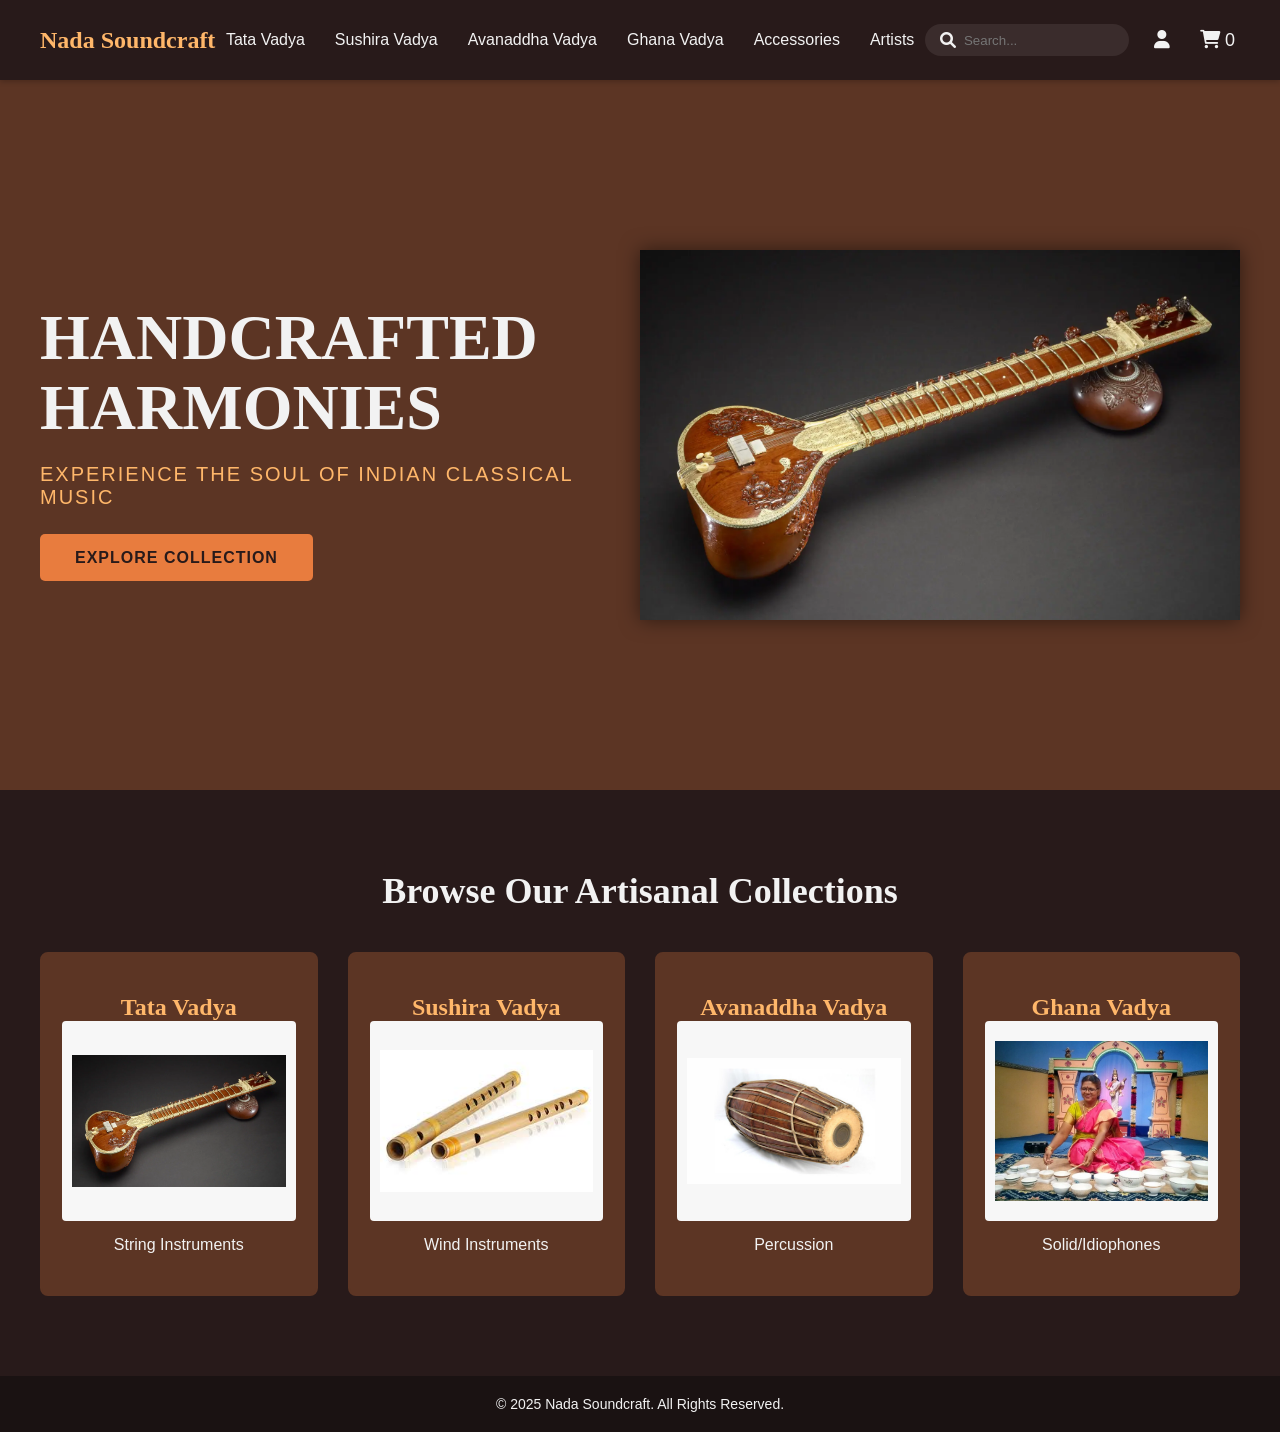
<file: index.html>
<!DOCTYPE html>
<html lang="en">
<head>
    <meta charset="UTF-8">
    <meta name="viewport" content="width=device-width, initial-scale=1.0">
    <title>Nada Soundcraft | Handcrafted Indian Musical Instruments</title>
    <link rel="stylesheet" href="styles.css">
    <link rel="stylesheet" href="https://cdnjs.cloudflare.com/ajax/libs/font-awesome/6.0.0-beta3/css/all.min.css">
</head>
<body class="body-home-bg">

    <header class="global-header">
        <div class="header-content">
            <div class="logo">Nada Soundcraft</div>
            
            <nav class="main-nav">
                <a href="category.html" class="nav-link">Tata Vadya</a>
                <a href="category.html" class="nav-link">Sushira Vadya</a>
                <a href="category.html" class="nav-link">Avanaddha Vadya</a>
                 <a href="category.html" class="nav-link">Ghana Vadya</a>
                <a href="category.html" class="nav-link">Accessories</a>
                <a href="artist.html" class="nav-link">Artists</a> 
            </nav>

            <div class="header-actions">
                <div class="search-bar">
                    <i class="fas fa-search"></i>
                    <input type="text" placeholder="Search...">
                </div>
                <a href="profile.html" class="icon-link"><i class="fas fa-user"></i></a>
                <a href="cart.html" class="icon-link cart-link"> 
                    <i class="fas fa-shopping-cart"></i>
                    <span class="cart-count">0</span>
                </a>
            </div>
        </div>
    </header>

    <section class="hero-section">
        <div class="hero-content">
            <div class="text-block">
                <h1 class="hero-headline">HANDCRAFTED HARMONIES</h1>
                <p class="hero-subheadline">EXPERIENCE THE SOUL OF INDIAN CLASSICAL MUSIC</p>
                <a href="category.html" class="cta-button">EXPLORE COLLECTION</a>
            </div>
            
            <img src="images/hero_sitar.jpg" alt="Handcrafted Sitar, a string instrument" class="instrument-visual">
        </div>
    </section>

    <section class="category-strip">
        <h2 class="section-title">Browse Our Artisanal Collections</h2>
        <div class="category-grid">
            <a href="category.html" class="category-card tata">
                <h3>Tata Vadya</h3>
                <img src="images/hero_sitar.jpg" alt="Tata Vadya - String Instruments" class="product-image-thumb">
                <p>String Instruments</p>
            </a>
            
            <a href="category.html" class="category-card sushira">
                <h3>Sushira Vadya</h3>
                <img src="images/flutes.jpg" alt="Sushira Vadya - Wind Instruments" class="product-image-thumb" >
                <p>Wind Instruments</p>
            </a>
            
            <a href="category.html" class="category-card avanaddha">
                <h3>Avanaddha Vadya</h3>
                <img src="images/avanaddha.jpg" alt ='Avanaddha Vadya - Percussion' class="product-image-thumb">
                <p>Percussion</p>
            </a>
            
            <a href="category.html" class="category-card ghana">
                <h3>Ghana Vadya</h3>
                <img src="images/jaltarang_ghana_vadya.jpg" alt ='Ghana Vadya - Solid Instruments' class="product-image-thumb">
                <p>Solid/Idiophones</p>
            </a>
        </div>
    </section>

    <footer class="site-footer">
        <p>&copy; 2025 Nada Soundcraft. All Rights Reserved.</p>
    </footer>

</body>
</html>
</file>
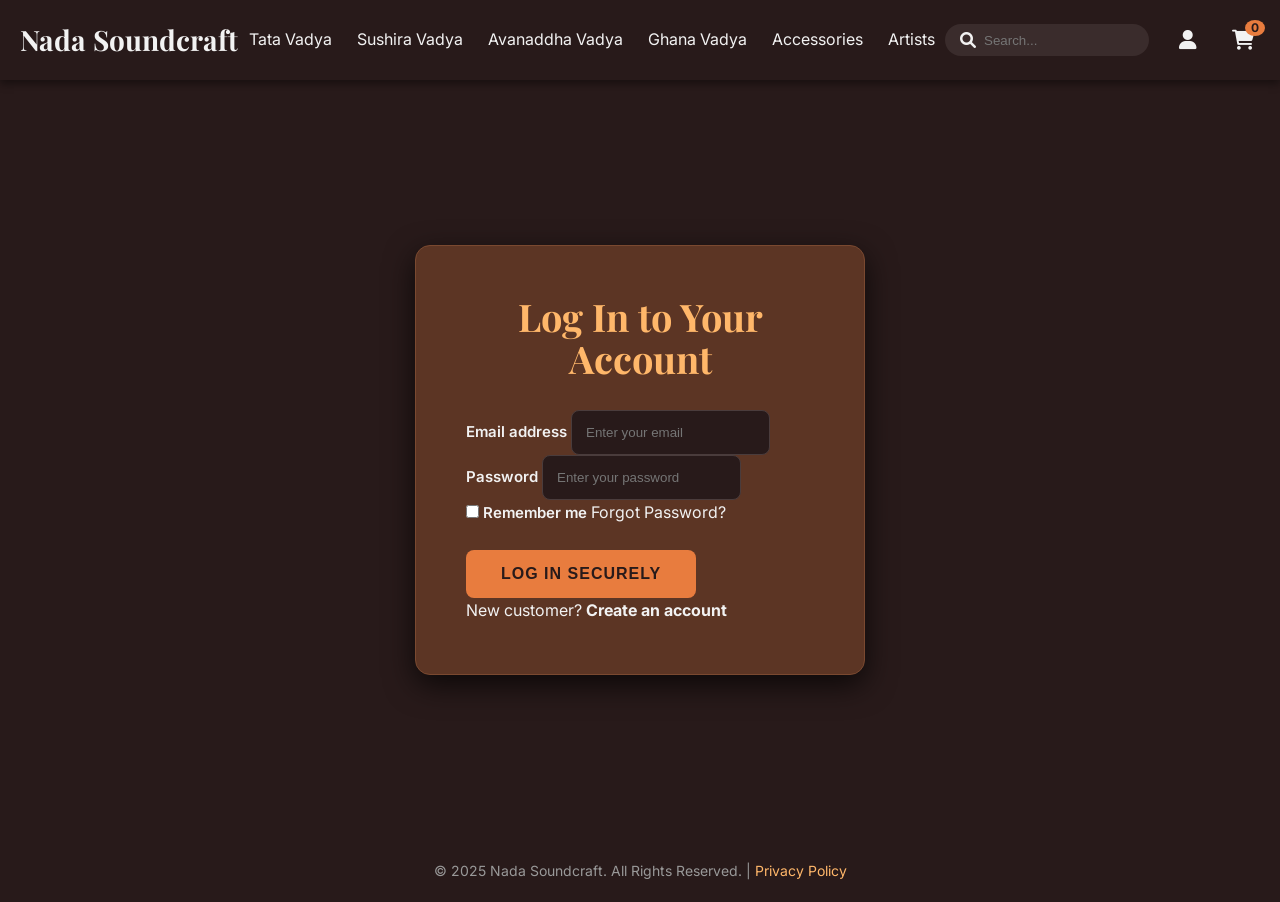
<file: login.html>
<!DOCTYPE html>
<html lang="en">
<head>
    <meta charset="UTF-8">
    <meta name="viewport" content="width=device-width, initial-scale=1.0">
    <title>Login / Sign Up - Nada Soundcraft</title>
    <link rel="stylesheet" href="global.css">
    <link rel="stylesheet" href="utility.css">
    <link rel="stylesheet" href="https://cdnjs.cloudflare.com/ajax/libs/font-awesome/6.0.0-beta3/css/all.min.css">
</head>
<body>

    <!-- HCI: Consistency (Standard Header) -->
    <header class="global-header">
        <div class="header-content">
            <div class="logo"><a href="index.html">Nada Soundcraft</a></div>
            <nav class="main-nav">
                <a href="category.html" class="nav-link">Tata Vadya</a>
                <a href="category.html" class="nav-link">Sushira Vadya</a>
                <a href="category.html" class="nav-link">Avanaddha Vadya</a>
                 <a href="category.html" class="nav-link">Ghana Vadya</a>
                <a href="category.html" class="nav-link">Accessories</a>
                <a href="artist.html" class="nav-link">Artists</a> 
            </nav>
            <div class="header-actions">
                <div class="search-bar">
                    <i class="fas fa-search"></i>
                    <input type="text" placeholder="Search...">
                </div>
                <a href="profile.html" class="icon-link" aria-label="User Profile"><i class="fas fa-user"></i></a>
                <a href="cart.html" class="icon-link cart-link" aria-label="Shopping Cart"> 
                    <i class="fas fa-shopping-cart"></i>
                    <span class="cart-count">0</span>
                </a>
            </div>
        </div>
    </header>

    <main class="login-page">
        <div class="login-container">
            <!-- HCI: Closure (Clear title for the current step) -->
            <h1 class="login-title">Log In to Your Account</h1>
            
            <form class="login-form" action="index.html" method="get"> 
                <div class="form-group">
                    <label for="email">Email address</label>
                    <input type="email" id="email" name="email" required placeholder="Enter your email">
                </div>
                <div class="form-group">
                    <label for="password">Password</label>
                    <input type="password" id="password" name="password" required placeholder="Enter your password">
                </div>
                <div class="form-options">
                    <label for="remember">
                        <input type="checkbox" id="remember">
                        Remember me
                    </label>
                    <a href="#" class="forgot-password">Forgot Password?</a> 
                </div>
                <!-- HCI: Consistency (Standard CTA style) -->
                <button type="submit" class="login-btn">Log In Securely</button>
            </form>
            <p class="signup-link">New customer? <a href="#" style="font-weight: bold;">Create an account</a></p>
        </div>
    </main>

    <!-- HCI: Consistency (Standard Footer) -->
    <footer class="site-footer">
        <p>&copy; 2025 Nada Soundcraft. All Rights Reserved. | <a href="#" style="color:var(--color-text-accent);">Privacy Policy</a></p>
    </footer>

</body>
</html>
</file>
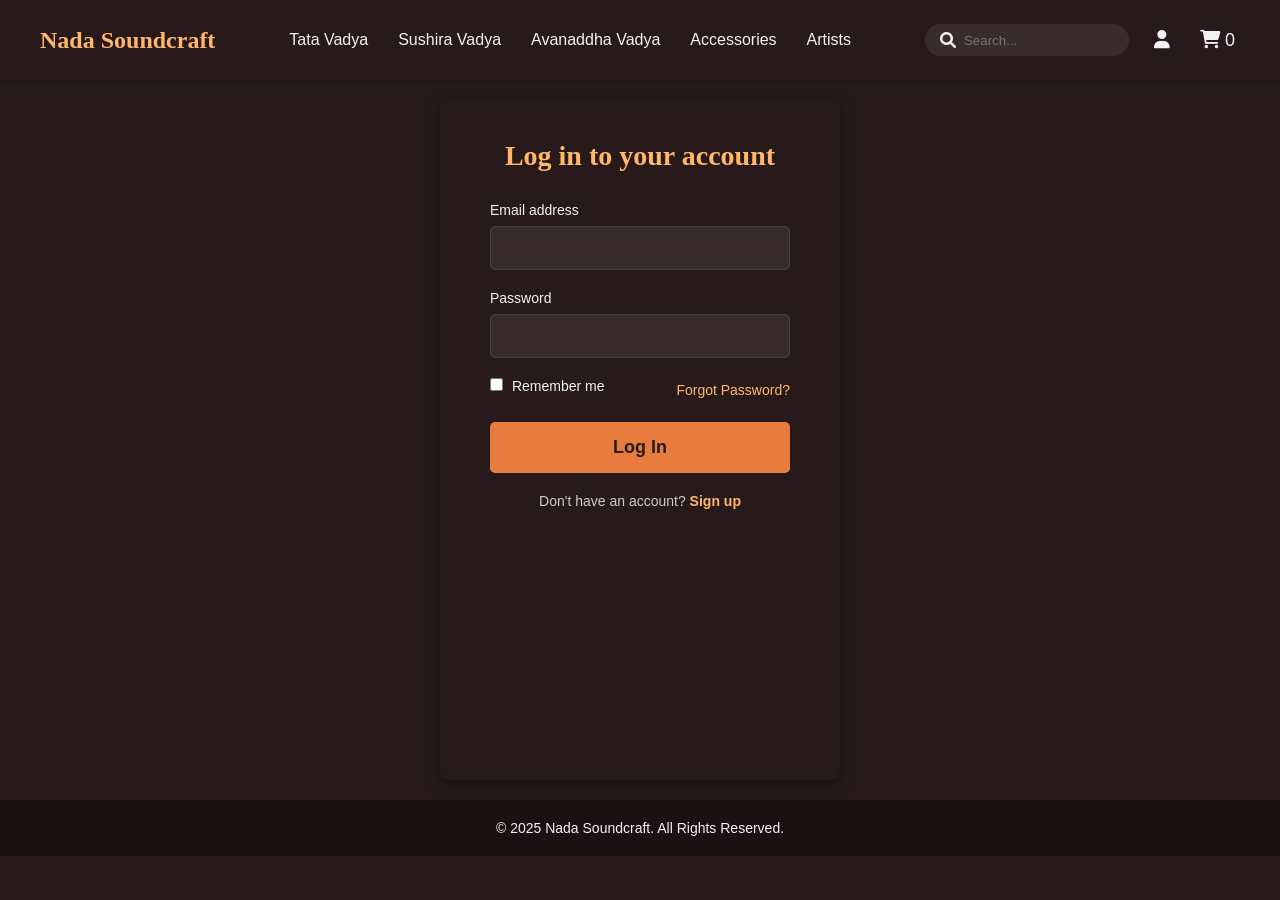
<file: profile.html>
<!DOCTYPE html>
<html lang="en">
<head>
    <meta charset="UTF-8">
    <meta name="viewport" content="width=device-width, initial-scale=1.0">
    <title>Login | Nada Soundcraft</title>
    <link rel="stylesheet" href="styles.css">
    <link rel="stylesheet" href="https://cdnjs.cloudflare.com/ajax/libs/font-awesome/6.0.0-beta3/css/all.min.css">
</head>
<body>

    <header class="global-header">
        <div class="header-content">
            <div class="logo">Nada Soundcraft</div>
            
            <nav class="main-nav">
                <a href="category.html" class="nav-link">Tata Vadya</a>
                <a href="category.html" class="nav-link">Sushira Vadya</a>
                <a href="category.html" class="nav-link">Avanaddha Vadya</a>
                <a href="category.html" class="nav-link">Accessories</a>
                <a href="artist.html" class="nav-link">Artists</a> 
            </nav>

            <div class="header-actions">
                <div class="search-bar">
                    <i class="fas fa-search"></i>
                    <input type="text" placeholder="Search...">
                </div>
                <a href="profile.html" class="icon-link"><i class="fas fa-user"></i></a>
                <a href="cart.html" class="icon-link cart-link"> 
                    <i class="fas fa-shopping-cart"></i>
                    <span class="cart-count">0</span>
                </a>
            </div>
        </div>
    </header>

    <main class="login-page">
        <div class="login-container">
            <h1 class="login-title">Log in to your account</h1>
            
            <form class="login-form" action="index.html" method="get"> 
                <div class="form-group">
                    <label for="email">Email address</label>
                    <input type="email" id="email" name="email" required>
                </div>
                <div class="form-group">
                    <label for="password">Password</label>
                    <input type="password" id="password" name="password" required>
                </div>
                <div class="form-options">
                    <label for="remember">
                        <input type="checkbox" id="remember">
                        Remember me
                    </label>
                    <a href="index.html" class="forgot-password">Forgot Password?</a> 
                </div>
                <button type="submit" class="login-btn">Log In</button>
            </form>
            <p class="signup-link">Don't have an account? <a href="profile.html">Sign up</a></p>
        </div>
    </main>

    <footer class="site-footer">
        <p>&copy; 2025 Nada Soundcraft. All Rights Reserved.</p>
    </footer>

</body>
</html>
</file>
<file: styles.css>
/* --- 1. GLOBAL RESET AND STYLES --- */
* {
    margin: 0;
    padding: 0;
    box-sizing: border-box;
}

:root {
    /* Color Palette */
    --color-primary-bg: #281A1A; /* Dark Red-Brown */
    --color-accent-bg: #5C3524;  /* Rich Earthy Brown */
    --color-cta: #E87C3E;        /* Warm Orange/Ochre */
    --color-text-light: #F2F2F2;
    --color-text-accent: #FFB76A; /* Gold Accent */
    
    /* Typography */
    --font-serif: 'Playfair Display', serif; /* Use a web font link for final project */
    --font-sans: 'Inter', sans-serif; /* Use a web font link for final project */
    --max-width: 1280px;
    --header-height: 80px;
}

body {
    font-family: var(--font-sans);
    background-color: var(--color-primary-bg);
    color: var(--color-text-light);
}

a {
    text-decoration: none;
    color: var(--color-text-light);
}

/* --- 2. HEADER STYLES (Using Flexbox) --- */
.global-header {
    background-color: var(--color-primary-bg);
    height: var(--header-height);
    width: 100%;
    position: sticky;
    top: 0;
    z-index: 1000;
    box-shadow: 0 2px 5px rgba(0, 0, 0, 0.2);
}

.header-content {
    max-width: var(--max-width);
    margin: 0 auto;
    height: 100%;
    display: flex;
    justify-content: space-between;
    align-items: center;
    padding: 0 40px; /* Internal padding */
}

.logo {
    font-family: var(--font-serif);
    font-size: 24px;
    color: var(--color-text-accent);
    font-weight: bold;
}

.main-nav {
    display: flex;
    gap: 30px;
}

.nav-link:hover {
    color: var(--color-text-accent);
    text-decoration: underline;
}

.header-actions {
    display: flex;
    align-items: center;
    gap: 20px;
}

.search-bar {
    display: flex;
    align-items: center;
    background-color: #3A2C2C; /* Slightly lighter background */
    border-radius: 20px;
    padding: 8px 15px;
}

.search-bar input {
    border: none;
    background: transparent;
    color: var(--color-text-light);
    margin-left: 8px;
    outline: none;
    width: 150px;
}

.icon-link {
    font-size: 18px;
    padding: 5px;
}

/* --- 3. HERO SECTION STYLES (Two-Column Layout) --- */
.hero-section {
    background-color: var(--color-accent-bg);
    min-height: 700px;
    display: flex;
    align-items: center;
}

.hero-content {
    max-width: var(--max-width);
    margin: 0 auto;
    width: 100%;
    display: flex;
    justify-content: space-between;
    align-items: center;
    padding: 80px 40px;
}

.text-block {
    width: 45%; /* Text occupies less than half the space */
}

.hero-headline {
    font-family: var(--font-serif);
    font-size: 64px;
    line-height: 1.1;
    margin-bottom: 20px;
    color: var(--color-text-light);
}

.hero-subheadline {
    font-size: 20px;
    letter-spacing: 2px;
    margin-bottom: 40px;
    color: var(--color-text-accent);
}

.cta-button {
    background-color: var(--color-cta);
    color: var(--color-primary-bg); /* Dark text on light button */
    padding: 15px 35px;
    border-radius: 5px;
    font-weight: bold;
    letter-spacing: 1px;
    transition: background-color 0.3s;
}

.cta-button:hover {
    background-color: #FF9B42; /* Slightly darker hover */
}

/* Find the old .instrument-visual-placeholder and delete it */
/* Add this new block: */
.instrument-visual {
    width: 50%; /* Same width as the old placeholder */
    min-height: 550px;
    object-fit: contain; /* Ensures the entire image is visible, perfect for irregular instrument shapes */
    display: block;
    /* Optional: Add a subtle drop shadow to make the image stand out */
    filter: drop-shadow(0 0 10px rgba(0, 0, 0, 0.5)); 
}
/* You can now delete the old `.instrument-visual-placeholder` CSS block entirely. */

/* --- 4. FEATURED CATEGORIES STRIP --- */
.category-strip {
    padding: 80px 40px;
    text-align: center;
    background-color: var(--color-primary-bg);
}

.section-title {
    font-family: var(--font-serif);
    font-size: 36px;
    margin-bottom: 40px;
}

.category-grid {
    max-width: var(--max-width);
    margin: 0 auto;
    display: flex;
    justify-content: space-around;
    gap: 30px;
}

.category-card {
    flex: 1; /* Makes cards take up equal space */
    background-color: var(--color-accent-bg);
    padding: 40px 20px;
    border-radius: 8px;
    min-height: 200px;
    transition: transform 0.3s;
    border: 2px solid var(--color-accent-bg);
}

.category-card:hover {
    transform: translateY(-5px);
    border-color: var(--color-text-accent);
}

.category-card h3 {
    font-family: var(--font-serif);
    font-size: 24px;
    color: var(--color-text-accent);
}

.category-card p {
    font-size: 16px;
    margin-top: 5px;
}

/* --- 5. FOOTER --- */
.site-footer {
    text-align: center;
    padding: 20px;
    background-color: #1A1212; /* Darkest shade */
    font-size: 14px;
}

/* --- CATEGORY PAGE LAYOUT (CSS Grid) --- */
.category-page-layout {
    max-width: var(--max-width);
    margin: 0 auto;
    padding: 40px 20px;
}

.category-heading {
    font-family: var(--font-serif);
    font-size: 48px;
    text-align: center;
    margin-bottom: 30px;
    color: var(--color-text-accent);
}

.main-content-wrapper {
    display: grid;
    grid-template-columns: 280px 1fr; /* 280px for the sidebar, 1fr for the listing area */
    gap: 40px;
}

/* --- FILTER SIDEBAR STYLES --- */
.filter-sidebar {
    background-color: var(--color-primary-bg);
    padding: 20px;
    border-radius: 8px;
    box-shadow: 0 4px 10px rgba(0, 0, 0, 0.3);
}

.filter-sidebar h2 {
    font-size: 24px;
    margin-bottom: 20px;
    color: var(--color-text-accent);
}

.filter-group {
    border-bottom: 1px solid #444;
    padding-bottom: 15px;
    margin-bottom: 15px;
}

.filter-title {
    font-size: 16px;
    font-weight: bold;
    margin-bottom: 10px;
}

.filter-option {
    display: block;
    margin-bottom: 5px;
    cursor: pointer;
}

.apply-filters-btn {
    width: 100%;
    padding: 10px;
    margin-top: 15px;
    background-color: var(--color-cta);
    color: var(--color-primary-bg);
    border: none;
    border-radius: 4px;
    font-weight: bold;
    cursor: pointer;
    transition: background-color 0.3s;
}

.apply-filters-btn:hover {
    background-color: #FF9B42;
}

/* --- PRODUCT LISTING & SORTING --- */
.sort-bar {
    display: flex;
    justify-content: space-between;
    align-items: center;
    padding: 10px 0;
    border-bottom: 1px solid #444;
    margin-bottom: 20px;
}

.sort-bar select {
    padding: 8px;
    background-color: var(--color-primary-bg);
    color: var(--color-text-light);
    border: 1px solid #444;
    border-radius: 4px;
    cursor: pointer;
}

/* --- PRODUCT GRID (CSS Grid for 3-Column Layout) --- */
.product-grid {
    display: grid;
    grid-template-columns: repeat(auto-fill, minmax(280px, 1fr)); /* Creates a responsive 3-4 column layout */
    gap: 30px;
}

.product-card {
    background-color: var(--color-accent-bg);
    border-radius: 8px;
    padding: 20px;
    text-align: center;
    transition: box-shadow 0.3s, transform 0.3s;
    /* ADD: Ensure the card doesn't stretch awkwardly */
    display: flex; 
    flex-direction: column;
    justify-content: space-between;
}

.product-card:hover {
    box-shadow: 0 8px 15px rgba(255, 183, 106, 0.1);
    transform: translateY(-3px);
}

.product-image-thumb {
    /* Ensures the image fills the card's visual space */
    width: 100%;
    /* Gives the image a fixed display height */
    height: 200px; 
    /* Centers the image within the space without cropping, preserving the full instrument shape */
    object-fit: contain; 
    background-color: #f7f7f7; /* Optional: Use a light background for images to pop */
    border-radius: 4px;
    margin-bottom: 15px;
    display: block;
    padding: 10px; /* Padding for the image to breathe inside the card */
}

.product-name {
    font-family: var(--font-serif);
    font-size: 22px;
    color: var(--color-text-accent);
    margin-bottom: 5px;
}

.product-brand {
    font-size: 14px;
    color: #CCC;
    margin-bottom: 10px;
}

.product-rating {
    color: #FFD700; /* Gold color for stars */
    font-size: 14px;
    margin-bottom: 15px;
}

.product-price {
    font-size: 20px;
    font-weight: bold;
    margin-bottom: 15px;
}

.card-cta-btn {
    display: inline-block;
    background-color: var(--color-cta);
    color: var(--color-primary-bg);
    padding: 10px 20px;
    border-radius: 20px;
    font-weight: bold;
    transition: background-color 0.3s;
}

/* --- PAGINATION STYLES --- */
.pagination {
    margin-top: 40px;
    display: flex;
    justify-content: center;
    gap: 10px;
}

.pagination a {
    color: var(--color-text-light);
    padding: 8px 16px;
    border-radius: 50%;
    transition: background-color 0.3s;
}

.pagination a.active {
    background-color: var(--color-cta);
    color: var(--color-primary-bg);
}

.pagination a:hover:not(.active) {
    background-color: #444;
}
/* --- PRODUCT DETAIL PAGE LAYOUT (CSS Grid) --- */
.product-detail-page {
    max-width: var(--max-width);
    margin: 0 auto;
    padding: 60px 20px;
}

.product-container {
    display: grid;
    grid-template-columns: 1fr 1fr; /* Two equal columns for media and info */
    gap: 60px;
    margin-bottom: 80px;
}

/* --- PRODUCT MEDIA GALLERY --- */
.product-media-gallery {
    /* Styles for the left column housing images/videos */
}

.main-image-display {
    width: 100%;
    height: 400px; /* Fixed height for consistent display */
    background-color: var(--color-accent-bg); /* Placeholder background */
    border-radius: 8px;
    margin-bottom: 20px;
    overflow: hidden; /* Ensures image fits */
    display: flex;
    justify-content: center;
    align-items: center;
}

.main-product-image {
    width: 100%;
    height: 100%;
    object-fit: cover; /* Ensures image covers area without distortion */
    border-radius: 8px; /* Match parent */
}

.thumbnail-strip {
    display: flex;
    gap: 15px;
    justify-content: center;
}

.thumbnail {
 width: 90px;
    height: 60px;
    border: 2px solid transparent;
    border-radius: 5px;
    cursor: pointer;
    overflow: hidden;
    transition: border-color 0.3s;
    position: relative;
    background-color: #3A2C2C;
}

.thumbnail img {
      width: 100%;
    height: 100%;
    object-fit: cover;
    opacity: 0.7; /* Make thumbnails slightly dimmed */
    transition: opacity 0.3s;
}

.thumbnail:hover, .thumbnail.active {
    border-color: var(--color-cta);
}
.thumbnail:hover img, .thumbnail.active img {
    opacity: 1; /* Full brightness on hover/active */
}
.thumbnail.video-thumb, .thumbnail.audio-thumb {
    display: flex;
    justify-content: center;
    align-items: center;
    background-color: #3A2C2C; /* Darker background for media icons */
}

.thumbnail.video-thumb i, .thumbnail.audio-thumb i {
position: absolute;
    color: var(--color-text-light);
    font-size: 20px;
    z-index: 5;
    /* Flexbox used to center the icon */
    display: flex; 
    width: 100%;
    height: 100%;
    justify-content: center;
    align-items: center;
    background-color: rgba(0, 0, 0, 0.4); 
}

/* --- PRODUCT INFO PANEL --- */
 .product-info-panel {
    /* Styles for the right column with details */
}

.product-title {
    font-family: var(--font-serif);
    font-size: 42px;
    color: var(--color-text-accent);
    margin-bottom: 10px;
}

.product-brand-detail {
    font-size: 16px;
    margin-bottom: 10px;
}

.brand-link {
    color: var(--color-text-accent);
    font-weight: bold;
}

.product-rating-detail {
    color: #FFD700; /* Gold for stars */
    font-size: 18px;
    margin-bottom: 20px;
}

.product-price-detail {
    font-size: 36px;
    font-weight: bold;
    color: var(--color-text-light);
    margin-bottom: 25px;
}

.availability-status {
    color: #4CAF50; /* Green for in stock */
    font-size: 18px;
    margin-bottom: 30px;
}
.availability-status i {
    margin-right: 8px;
}

/* Purchase Actions (Quantity & Add to Cart) */
.purchase-actions {
    display: flex;
    align-items: center;
    gap: 20px;
    margin-bottom: 30px;
}

.quantity-selector {
    display: flex;
    border: 1px solid #555;
    border-radius: 5px;
    overflow: hidden;
}

.qty-btn {
    background-color: #444;
    color: var(--color-text-light);
    border: none;
    padding: 10px 15px;
    font-size: 18px;
    cursor: pointer;
    transition: background-color 0.3s;
}

.qty-btn:hover {
    background-color: #666;
}

.qty-input {
    width: 60px;
    text-align: center;
    border: none;
    background-color: #333;
    color: var(--color-text-light);
    font-size: 18px;
    -moz-appearance: textfield; /* Hide number input arrows for Firefox */
}
.qty-input::-webkit-outer-spin-button,
.qty-input::-webkit-inner-spin-button {
    -webkit-appearance: none; /* Hide number input arrows for Chrome, Safari, Edge */
    margin: 0;
}

.add-to-cart-btn {
    background-color: var(--color-cta);
    color: var(--color-primary-bg);
    padding: 15px 40px;
    border: none;
    border-radius: 5px;
    font-size: 18px;
    font-weight: bold;
    cursor: pointer;
    transition: background-color 0.3s;
}

.add-to-cart-btn:hover {
    background-color: #FF9B42;
}

/* Shipping & Warranty */
.shipping-warranty {
    display: flex;
    gap: 30px;
    margin-bottom: 40px;
    font-size: 16px;
    color: #CCC;
}
.shipping-warranty i {
    margin-right: 10px;
    color: var(--color-text-accent);
}

/* Product Tabs */
.product-tabs {
    margin-top: 40px;
}

.tab-header {
    display: flex;
    border-bottom: 2px solid #444;
    margin-bottom: 20px;
}

.tab-button {
    background: none;
    border: none;
    color: var(--color-text-light);
    padding: 15px 25px;
    font-size: 18px;
    cursor: pointer;
    transition: color 0.3s, border-bottom-color 0.3s;
    border-bottom: 2px solid transparent; /* For active state */
}

.tab-button:hover:not(.active) {
    color: var(--color-text-accent);
}

.tab-button.active {
    color: var(--color-text-accent);
    border-bottom-color: var(--color-cta);
    font-weight: bold;
}

.tab-content {
    display: none; /* Hidden by default */
    padding: 20px 0;
    line-height: 1.6;
}
.tab-content.active {
    display: block; /* Shown when active */
}
.tab-content ul {
    list-style: none;
    padding: 0;
}
.tab-content li {
    margin-bottom: 10px;
    color: #CCC;
}
.tab-content li strong {
    color: var(--color-text-light);
}

/* Related Products Section (Reuse product-grid from category page) */
.related-products {
    padding: 60px 0;
    text-align: center;
    background-color: var(--color-primary-bg); /* Ensure it has a background if main is different */
}
.related-products .section-title {
    margin-bottom: 40px;
    color: var(--color-text-accent);
}

.related-products .product-grid {
    max-width: var(--max-width);
    margin: 0 auto;
    display: grid;
    grid-template-columns: repeat(auto-fill, minmax(250px, 1fr)); /* Slightly smaller cards */
    gap: 20px;
}

/* --- CART PAGE LAYOUT --- */
.cart-page-layout {
    max-width: var(--max-width);
    margin: 0 auto;
    padding: 40px 20px;
    min-height: 70vh; /* Ensure some height even with few items */
}

.page-title {
    font-family: var(--font-serif);
    font-size: 42px;
    color: var(--color-text-accent);
    margin-bottom: 30px;
    text-align: center;
}

.cart-flex-container {
    display: flex;
    gap: 40px;
}

.cart-items {
    flex: 2; /* Cart items take up more space (about 65-70%) */
}

.order-summary-box {
    flex: 1; /* Summary box takes up less space (about 30-35%) */
    background-color: var(--color-primary-bg);
    padding: 30px;
    border-radius: 8px;
    box-shadow: 0 4px 10px rgba(0, 0, 0, 0.3);
    height: fit-content; /* Only take up necessary height */
}

/* --- CART ITEMS STYLES --- */
.cart-item {
    display: flex;
    align-items: center;
    background-color: var(--color-accent-bg);
    padding: 15px;
    border-radius: 8px;
    margin-bottom: 20px;
    border: 1px solid #444;
}

.item-image-box {
    width: 100px;
    height: 100px;
    overflow: hidden;
    border-radius: 4px;
    margin-right: 20px;
}

.item-image {
    width: 100%;
    height: 100%;
    object-fit: cover;
}

.item-details {
    flex-grow: 1; /* Pushes the price/quantity columns to the right */
}

.item-name {
    font-family: var(--font-serif);
    font-size: 20px;
    color: var(--color-text-light);
    margin-bottom: 5px;
}

.item-brand {
    font-size: 14px;
    color: #CCC;
    margin-bottom: 5px;
}

.item-availability {
    font-size: 14px;
    color: #4CAF50; /* Green */
}

.item-quantity {
    display: flex;
    align-items: center;
    margin: 0 20px;
}

.qty-btn-cart {
    background-color: #444;
    color: var(--color-text-light);
    border: none;
    padding: 5px 10px;
    font-size: 16px;
    cursor: pointer;
    transition: background-color 0.3s;
}

.qty-input-cart {
    width: 40px;
    text-align: center;
    border: 1px solid #555;
    background-color: #333;
    color: var(--color-text-light);
    font-size: 16px;
    padding: 5px 0;
}

.item-price {
    font-size: 22px;
    font-weight: bold;
    color: var(--color-text-accent);
    width: 120px;
    text-align: right;
}

.item-remove-btn {
    background: none;
    border: none;
    color: #FF5252; /* Red for removal */
    font-size: 18px;
    margin-left: 20px;
    cursor: pointer;
    transition: opacity 0.3s;
}
.item-remove-btn:hover {
    opacity: 0.8;
}

.continue-shopping {
    margin-top: 30px;
    text-align: left;
}
.continue-shopping a {
    color: var(--color-text-light);
    transition: color 0.3s;
}
.continue-shopping a:hover {
    color: var(--color-text-accent);
}


/* --- ORDER SUMMARY STYLES --- */
.summary-title {
    font-family: var(--font-serif);
    font-size: 28px;
    color: var(--color-text-accent);
    margin-bottom: 25px;
    border-bottom: 1px solid #444;
    padding-bottom: 15px;
}

.summary-line {
    display: flex;
    justify-content: space-between;
    margin-bottom: 10px;
    font-size: 16px;
    color: #CCC;
}

.summary-total {
    display: flex;
    justify-content: space-between;
    margin-top: 20px;
    padding-top: 20px;
    border-top: 2px solid var(--color-cta); /* Gold line before total */
    font-size: 24px;
    font-weight: bold;
    color: var(--color-text-light);
}

.checkout-btn {
    width: 100%;
    background-color: var(--color-cta);
    color: var(--color-primary-bg);
    padding: 15px 0;
    margin-top: 30px;
    border: none;
    border-radius: 5px;
    font-size: 18px;
    font-weight: bold;
    cursor: pointer;
    transition: background-color 0.3s;
}

.checkout-btn:hover {
    background-color: #FF9B42;
}

/* --- ARTIST PAGE LAYOUT --- */
.artist-page-layout {
    max-width: var(--max-width);
    margin: 0 auto;
    padding: 60px 20px;
}

.artist-hero-section {
    display: flex;
    justify-content: space-between;
    align-items: center;
    gap: 60px;
    padding: 40px 0;
    margin-bottom: 80px;
}

.artist-info-panel {
    flex: 1;
}

.artist-title {
    font-family: var(--font-serif);
    font-size: 48px;
    color: var(--color-text-light);
    line-height: 1.1;
    margin-bottom: 5px;
}

.artist-subtitle {
    font-size: 20px;
    color: var(--color-text-accent);
    letter-spacing: 1px;
    margin-bottom: 30px;
    font-weight: 300;
}

.artist-bio p {
    line-height: 1.7;
    margin-bottom: 15px;
    color: #CCC;
}

.artist-image-placeholder {
    flex: 1;
    overflow: hidden;
    border-radius: 10px;
    box-shadow: 0 10px 25px rgba(0, 0, 0, 0.4);
}

.artist-image-placeholder img {
    width: 100%;
    height: auto;
    display: block;
}

.artist-social-links {
    margin-top: 40px;
    padding: 20px 0;
    border-top: 1px solid #444;
}

.social-title {
    font-size: 18px;
    color: var(--color-text-accent);
    margin-bottom: 15px;
}

.social-icon {
    font-size: 30px;
    margin-right: 20px;
    color: var(--color-text-light);
    transition: color 0.3s;
}

.social-icon:hover {
    color: var(--color-cta);
}

/* --- ARTIST RECOMMENDATIONS SECTION --- */
.artist-recommendations {
    padding: 60px 0;
    text-align: center;
}

.artist-recommendations .section-title {
    font-family: var(--font-serif);
    font-size: 36px;
    margin-bottom: 40px;
    color: var(--color-text-accent);
}

/* Reusing the .product-grid and .product-card styles from category.css */
.artist-recommendations .product-grid {
    display: grid;
    grid-template-columns: repeat(auto-fill, minmax(250px, 1fr)); 
    gap: 20px;
}
/* --- LOGIN PAGE STYLES --- */
/* These styles are specifically for the login form and its container */

.login-page {
    display: flex;
    justify-content: center;
    min-height: 80vh;
    padding: 20px;
}

.login-container {
    background-color: var(--color-primary-bg); /* Using your defined primary background */
    padding: 40px 50px;
    border-radius: 10px;
    box-shadow: 0 4px 15px rgba(0, 0, 0, 0.4);
    width: 100%;
    max-width: 400px; /* Limits the width of the form for better readability */
}

.login-title {
    font-family: var(--font-serif);
    font-size: 28px;
    color: var(--color-text-accent); /* Using your defined accent text color */
    text-align: center;
    margin-bottom: 30px;
}

.login-form .form-group {
    margin-bottom: 20px;
}

.login-form label {
    display: block;
    margin-bottom: 8px;
    color: var(--color-text-light); /* Light text for labels */
    font-size: 14px;
}

.login-form input[type="email"],
.login-form input[type="password"] {
    width: 100%;
    padding: 12px;
    background-color: #3A2C2C; /* A slightly lighter dark for input fields */
    border: 1px solid #444; /* Subtle border */
    border-radius: 5px;
    color: var(--color-text-light);
    font-size: 16px;
    box-sizing: border-box; /* Ensures padding doesn't affect total width */
}

.login-form input:focus {
    outline: none; /* Removes default outline */
    border-color: var(--color-cta); /* Highlights border on focus */
}

.form-options {
    display: flex;
    justify-content: space-between;
    align-items: center;
    margin-bottom: 20px;
    font-size: 14px;
    color: #CCC; /* Slightly lighter text for options */
}

.form-options label input[type="checkbox"] {
    margin-right: 5px;
}

.forgot-password {
    color: var(--color-text-accent); /* Accent color for links */
    text-decoration: none;
}

.forgot-password:hover {
    text-decoration: underline;
}

.login-btn {
    width: 100%;
    background-color: var(--color-cta); /* Your primary CTA color */
    color: var(--color-primary-bg); /* Dark text on bright button */
    padding: 15px;
    border: none;
    border-radius: 5px;
    font-size: 18px;
    font-weight: bold;
    cursor: pointer;
    transition: background-color 0.3s;
}

.login-btn:hover {
    background-color: #FF9B42; /* Slightly different hover color */
}

.signup-link {
    text-align: center;
    margin-top: 20px;
    font-size: 14px;
    color: #CCC;
}

.signup-link a {
    color: var(--color-text-accent);
    text-decoration: none;
    font-weight: bold;
}

.signup-link a:hover {
    text-decoration: underline;
}
</file>
<file: global.css>
/* --- 1. GLOBAL RESET AND FONT IMPORTS --- */
/* Import Google Fonts for better aesthetics and readability (HCI: Consistency, Legibility) */
@import url('https://fonts.googleapis.com/css2?family=Playfair+Display:ital,wght@0,400..900;1,400..900&family=Inter:wght@100..900&display=swap');

* {
    margin: 0;
    padding: 0;
    box-sizing: border-box;
    /* Add smooth transitions for all interactive elements (HCI: Informative Feedback) */
    transition: all 0.3s ease-out;
}

:root {
    /* Color Palette - Earthy, Rich tones for Indian instruments */
    --color-primary-bg: #281A1A; /* Dark Red-Brown */
    --color-accent-bg: #5C3524;  /* Rich Earthy Brown */
    --color-cta: #E87C3E;        /* Warm Orange/Ochre (Primary Action) */
    --color-secondary-cta: #7A4930; /* Secondary Action/Buy Now */
    --color-text-light: #F2F2F2;
    --color-text-accent: #FFB76A; /* Gold Accent */
    --color-success: #4CAF50;    /* Green */
    --color-error: #FF5252;      /* Red */
    
    /* Typography */
    --font-serif: 'Playfair Display', serif;
    --font-sans: 'Inter', sans-serif;
    --max-width: 1280px;
    --header-height: 80px;
}

body {
    font-family: var(--font-sans);
    background-color: var(--color-primary-bg);
    color: var(--color-text-light);
    line-height: 1.6;
}

a {
    text-decoration: none;
    color: var(--color-text-light);
}

/* --- 2. HEADER STYLES (HCI: Consistency, Shortcuts) --- */
.global-header {
    background-color: var(--color-primary-bg);
    height: var(--header-height);
    width: 100%;
    position: sticky;
    top: 0;
    z-index: 1000;
    box-shadow: 0 4px 8px rgba(0, 0, 0, 0.4); /* Stronger shadow for depth */
}

.header-content {
    max-width: var(--max-width);
    margin: 0 auto;
    height: 100%;
    display: flex;
    justify-content: space-between;
    align-items: center;
    padding: 0 20px; 
}

.logo {
    font-family: var(--font-serif);
    font-size: 28px; /* Slightly larger logo */
    color: var(--color-text-accent);
    font-weight: 700;
}

.main-nav {
    display: flex;
    gap: 25px;
}

.nav-link {
    font-size: 16px;
    padding: 5px 0;
    position: relative;
}

.nav-link::after {
    content: '';
    position: absolute;
    width: 0;
    height: 2px;
    bottom: 0;
    left: 50%;
    transform: translateX(-50%);
    background-color: var(--color-cta);
    transition: width 0.3s ease-out;
}

.nav-link:hover::after {
    width: 100%; /* Informative Feedback: Active hover effect */
}

.header-actions {
    display: flex;
    align-items: center;
    gap: 25px;
}

.search-bar {
    display: flex;
    align-items: center;
    background-color: #3A2C2C; 
    border-radius: 20px;
    padding: 8px 15px;
    transition: width 0.3s;
}
.search-bar:focus-within {
    background-color: #4A3C3C;
    box-shadow: 0 0 0 2px var(--color-cta);
}

.search-bar input {
    border: none;
    background: transparent;
    color: var(--color-text-light);
    margin-left: 8px;
    outline: none;
    width: 150px;
}

.icon-link {
    font-size: 20px;
    padding: 5px;
    position: relative;
}
.icon-link:hover {
    color: var(--color-text-accent);
}

.cart-link {
    display: flex;
    align-items: center;
}

.cart-count {
    position: absolute;
    top: -5px;
    right: -5px;
    background-color: var(--color-cta);
    color: var(--color-primary-bg);
    border-radius: 50%;
    padding: 2px 6px;
    font-size: 12px;
    font-weight: bold;
    line-height: 1;
}

/* --- 3. BUTTONS (HCI: Consistency, Predictability) --- */
.cta-button, .add-to-cart-btn, .buy-now-btn, .login-btn, .checkout-btn, .apply-filters-btn {
    display: block;
    text-align: center;
    padding: 15px 35px;
    border-radius: 8px; /* Consistent rounded corners */
    font-weight: bold;
    letter-spacing: 1px;
    cursor: pointer;
    border: none;
    transition: transform 0.1s, box-shadow 0.3s;
    text-transform: uppercase;
    font-size: 16px;
}

/* Primary CTA */
.cta-button, .add-to-cart-btn, .checkout-btn, .apply-filters-btn, .login-btn {
    background-color: var(--color-cta);
    color: var(--color-primary-bg);
}

.cta-button:hover, .add-to-cart-btn:hover, .checkout-btn:hover, .apply-filters-btn:hover, .login-btn:hover {
    background-color: #FF9B42;
    box-shadow: 0 4px 10px rgba(232, 124, 62, 0.4);
    transform: translateY(-1px);
}

/* Secondary CTA (e.g., Buy Now) */
.buy-now-btn {
    background-color: var(--color-secondary-cta); 
    color: var(--color-text-light);
    border: 2px solid var(--color-secondary-cta);
}
.buy-now-btn:hover {
    background-color: #5C3524;
    border-color: var(--color-text-accent);
    box-shadow: 0 4px 10px rgba(92, 53, 36, 0.4);
    transform: translateY(-1px);
}


/* --- 4. FOOTER --- */
.site-footer {
    text-align: center;
    padding: 20px;
    background-color: #1A1212; 
    font-size: 14px;
    color: #999;
}

/* --- 5. UTILITY & TYPOGRAPHY --- */
.section-title {
    font-family: var(--font-serif);
    font-size: 36px;
    margin-bottom: 40px;
    color: var(--color-text-accent);
    text-align: center;
}
.page-title {
    font-family: var(--font-serif);
    font-size: 48px;
    color: var(--color-text-accent);
    margin-bottom: 40px;
    text-align: center;
}

/* Responsive adjustments */
@media (max-width: 1024px) {
    .main-nav {
        gap: 15px;
    }
    .search-bar input {
        width: 100px;
    }
    .hero-headline {
        font-size: 48px;
    }
    .section-title {
        font-size: 30px;
    }
}

@media (max-width: 768px) {
    .header-content {
        padding: 0 15px;
    }
    .main-nav {
        display: none; /* Hide main nav on mobile, focus on search/icons */
    }
    .header-actions {
        gap: 15px;
    }
    .logo {
        font-size: 22px;
    }
    .page-title {
        font-size: 36px;
    }
}

/* --- NEW: BACKGROUND IMAGE FOR HOMEPAGE BODY --- */
.body-home-bg {
    /* Path to your chosen home background image */
    background-image: url('images/back.jpeg'); 
    background-size: cover;
    background-position: center top; 
    background-attachment: fixed; /* Ensures the background stays put while scrolling */
    background-repeat: no-repeat;
}

/* Ensure ALL main containers remain solid to keep text readable */
.global-header, 
.category-strip,
.site-footer {
    /* Critical: Makes sure the color is solid and the background image doesn't show through */
    background-color: var(--color-primary-bg); 
    position: relative; /* Necessary if background-attachment: fixed is used */
    z-index: 1; /* Puts content layers clearly above the body background */
}
</file>
<file: utility.css>
/* Global styles are defined in global.css */

/* --- CART PAGE LAYOUT (HCI: Closure, Error Handling, Reversal) --- */
.cart-page-layout {
    max-width: var(--max-width);
    margin: 0 auto;
    padding: 40px 20px;
    min-height: 70vh;
}

.cart-flex-container {
    display: flex;
    gap: 40px;
}

.cart-items {
    flex: 2; 
}

.order-summary-box {
    flex: 1; 
    background-color: var(--color-accent-bg); /* Use accent color for summary box */
    padding: 30px;
    border-radius: 12px;
    box-shadow: 0 4px 15px rgba(0, 0, 0, 0.4);
    height: fit-content;
}

/* --- CART ITEMS STYLES --- */
.cart-item {
    display: flex;
    align-items: center;
    background-color: var(--color-primary-bg);
    padding: 20px;
    border-radius: 10px;
    margin-bottom: 20px;
    border: 1px solid #444;
}

.item-image-box {
    width: 120px; /* Larger image for clarity */
    height: 120px;
    overflow: hidden;
    border-radius: 6px;
    margin-right: 25px;
    flex-shrink: 0;
    background-color: #3A2C2C;
}

.item-image {
    width: 100%;
    height: 100%;
    object-fit: cover;
}

.item-details {
    flex-grow: 1; 
    padding-right: 20px;
}

.item-name {
    font-family: var(--font-serif);
    font-size: 24px;
    color: var(--color-text-accent);
    margin-bottom: 5px;
}

.item-availability {
    font-size: 14px;
    color: var(--color-success); 
}

.item-quantity {
    display: flex;
    align-items: center;
    margin: 0 20px;
    flex-shrink: 0;
}

.qty-btn-cart {
    background-color: #444;
    color: var(--color-text-light);
    border: none;
    padding: 8px 12px;
    font-size: 16px;
    cursor: pointer;
    border-radius: 4px;
}
.qty-btn-cart:hover {
    background-color: #666;
}

.qty-input-cart {
    width: 45px;
    text-align: center;
    border: 1px solid #555;
    background-color: #333;
    color: var(--color-text-light);
    font-size: 16px;
    padding: 8px 0;
    margin: 0 5px;
    border-radius: 4px;
}

.item-price {
    font-size: 24px;
    font-weight: 700;
    color: var(--color-text-light);
    width: 140px;
    text-align: right;
    flex-shrink: 0;
}

.item-remove-btn {
    background: none;
    border: none;
    color: var(--color-error); 
    font-size: 22px;
    margin-left: 20px;
    cursor: pointer;
    flex-shrink: 0;
}

/* --- ORDER SUMMARY STYLES --- */
.summary-title {
    font-family: var(--font-serif);
    font-size: 32px;
    color: var(--color-text-light);
    margin-bottom: 25px;
    border-bottom: 2px solid #7A4930;
    padding-bottom: 15px;
}

.summary-line {
    display: flex;
    justify-content: space-between;
    margin-bottom: 15px;
    font-size: 16px;
    color: #CCC;
}
.summary-line:last-of-type {
    margin-bottom: 25px;
}

.summary-total {
    margin-top: 20px;
    padding-top: 20px;
    border-top: 3px solid var(--color-cta); 
    font-size: 28px;
    color: var(--color-text-accent);
}

/* ------------------------------------------------ */
/* --- LOGIN/PROFILE STYLES (Refactored for Aesthetics) --- */
/* ------------------------------------------------ */

.login-page {
    display: flex;
    justify-content: center;
    align-items: center;
    /* Use calc for full screen height minus header and footer space */
    min-height: calc(100vh - var(--header-height) - 60px); 
    padding: 20px;
}

.login-container {
    /* Updated background and border for a richer look */
    background-color: var(--color-accent-bg); /* Rich Earthy Brown */
    border: 1px solid var(--color-secondary-cta);
    padding: 50px; /* Increased padding */
    border-radius: 15px; /* More rounded corners */
    box-shadow: 0 10px 30px rgba(0, 0, 0, 0.7); /* Deeper shadow */
    width: 100%;
    max-width: 450px; 
}

.login-title {
    font-family: var(--font-serif);
    font-size: 38px; /* Slightly larger title */
    color: var(--color-text-accent); /* Use gold accent color for the main title */
    text-align: center;
    margin-bottom: 30px;
    line-height: 1.1;
}

.login-form label {
    font-size: 15px;
    font-weight: 600;
    color: var(--color-text-light); /* Ensure labels are light */
}

.login-form input {
    /* Contrast with the container background */
    background-color: var(--color-primary-bg); /* Darker input background */
    border: 1px solid #4A3C3C; 
    padding: 14px; /* Taller inputs */
    border-radius: 8px;
}
.login-form input:focus {
    border-color: var(--color-cta);
    box-shadow: 0 0 0 2px rgba(232, 124, 62, 0.4); /* Subtle glow on focus */
}

.form-options {
    margin-bottom: 25px;
}

.social-login-separator {
    display: flex;
    align-items: center;
    text-align: center;
    margin: 30px 0;
    color: #CCC;
}
.social-login-separator::before,
.social-login-separator::after {
    content: '';
    flex-grow: 1;
    height: 1px;
    background-color: #7A4930; /* Use a warm line color */
}
.social-login-separator span {
    padding: 0 15px;
    font-size: 14px;
}
.social-buttons {
    display: flex;
    flex-direction: column;
    gap: 10px;
}
/* Enhanced social button hover effects */
.social-btn {
    padding: 12px;
    border-radius: 8px;
    transition: background-color 0.3s, transform 0.1s;
}
.social-btn:hover {
    transform: translateY(-1px);
    box-shadow: 0 3px 8px rgba(0, 0, 0, 0.3);
}

.google-btn {
    background-color: #4285F4;
    color: white;
}
.google-btn:hover {
    background-color: #357ae8;
}
.facebook-btn {
    background-color: #1877F2;
    color: white;
}
.facebook-btn:hover {
    background-color: #1562c5;
}

.password-input-group {
    position: relative;
}
.password-toggle {
    position: absolute;
    right: 15px;
    top: 55%; /* Adjusted top position */
    transform: translateY(-50%);
    background: none;
    border: none;
    color: #999;
    cursor: pointer;
    padding: 5px;
    font-size: 16px;
}

/* --- ARTIST PAGE LAYOUT --- */
.artist-page-layout {
    max-width: var(--max-width);
    margin: 0 auto;
    padding: 60px 20px;
}

.artist-hero-section {
    display: flex;
    justify-content: space-between;
    align-items: flex-start;
    gap: 60px;
    padding: 40px 0;
    margin-bottom: 80px;
}

.artist-title {
    font-family: var(--font-serif);
    font-size: 60px;
    color: var(--color-text-accent);
    line-height: 1.1;
}

.artist-subtitle {
    font-size: 22px;
    color: var(--color-text-light);
}

.artist-image-placeholder {
    flex: 1;
    overflow: hidden;
    border-radius: 50%; /* Make the artist image circular for better presentation */
    width: 350px;
    height: 350px;
    min-width: 350px;
    box-shadow: 0 0 0 10px rgba(255, 183, 106, 0.2), 0 15px 30px rgba(0, 0, 0, 0.5);
}

.artist-image-placeholder img {
    width: 100%;
    height: 100%;
    object-fit: cover;
}


/* Mobile responsiveness for Utility Pages */
@media (max-width: 768px) {
    .cart-flex-container {
        flex-direction: column;
        gap: 20px;
    }
    .order-summary-box {
        order: -1; /* Move summary to the top on mobile for quick view */
    }
    .cart-item {
        flex-wrap: wrap;
        text-align: center;
    }
    .item-image-box {
        width: 100%;
        height: auto;
        margin-right: 0;
        margin-bottom: 15px;
    }
    .item-details {
        text-align: left;
        flex-basis: 100%;
    }
    .item-quantity, .item-price, .item-remove-btn {
        margin: 10px 0;
        width: 33%;
        text-align: center;
    }
    .item-price {
        font-size: 20px;
    }
    .artist-hero-section {
        flex-direction: column;
        gap: 30px;
    }
    .artist-image-placeholder {
        width: 250px;
        height: 250px;
        min-width: 250px;
        margin: 0 auto;
    }
    .artist-title {
        font-size: 40px;
    }
    .login-container {
        padding: 30px;
    }
}
/* --- NEW: BACKGROUND IMAGE FOR HOMEPAGE BODY --- */
.body-home-bg {
    /* Path to your chosen home background image */
    background-image: url('images/back.jpeg'); 
    background-size: cover;
    background-position: center top; 
    background-attachment: fixed; /* Ensures the background stays put while scrolling */
    background-repeat: no-repeat;
}

/* Ensure ALL main containers remain solid to keep text readable */
.global-header, 
.category-strip,
.site-footer {
    /* Critical: Makes sure the color is solid and the background image doesn't show through */
    background-color: var(--color-primary-bg); 
    position: relative; /* Necessary if background-attachment: fixed is used */
    z-index: 1; /* Puts content layers clearly above the body background */
}
</file>
